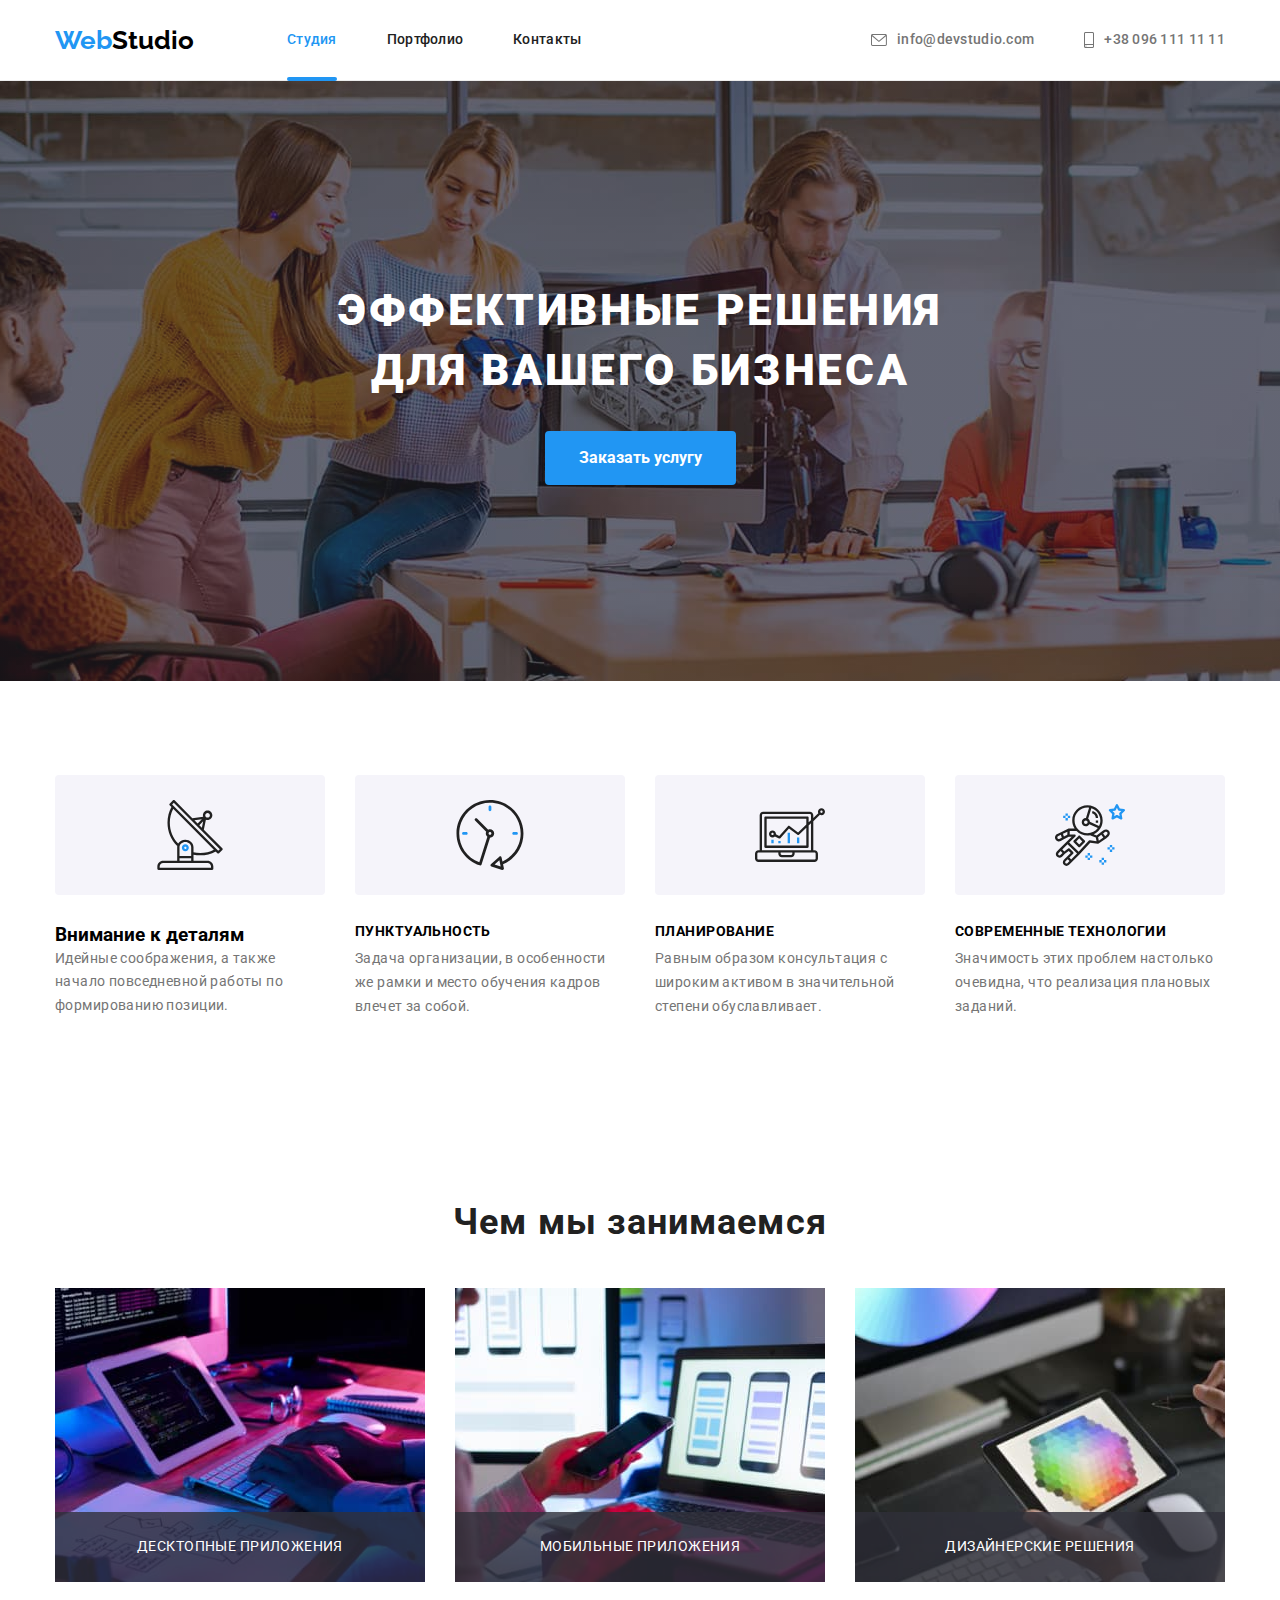
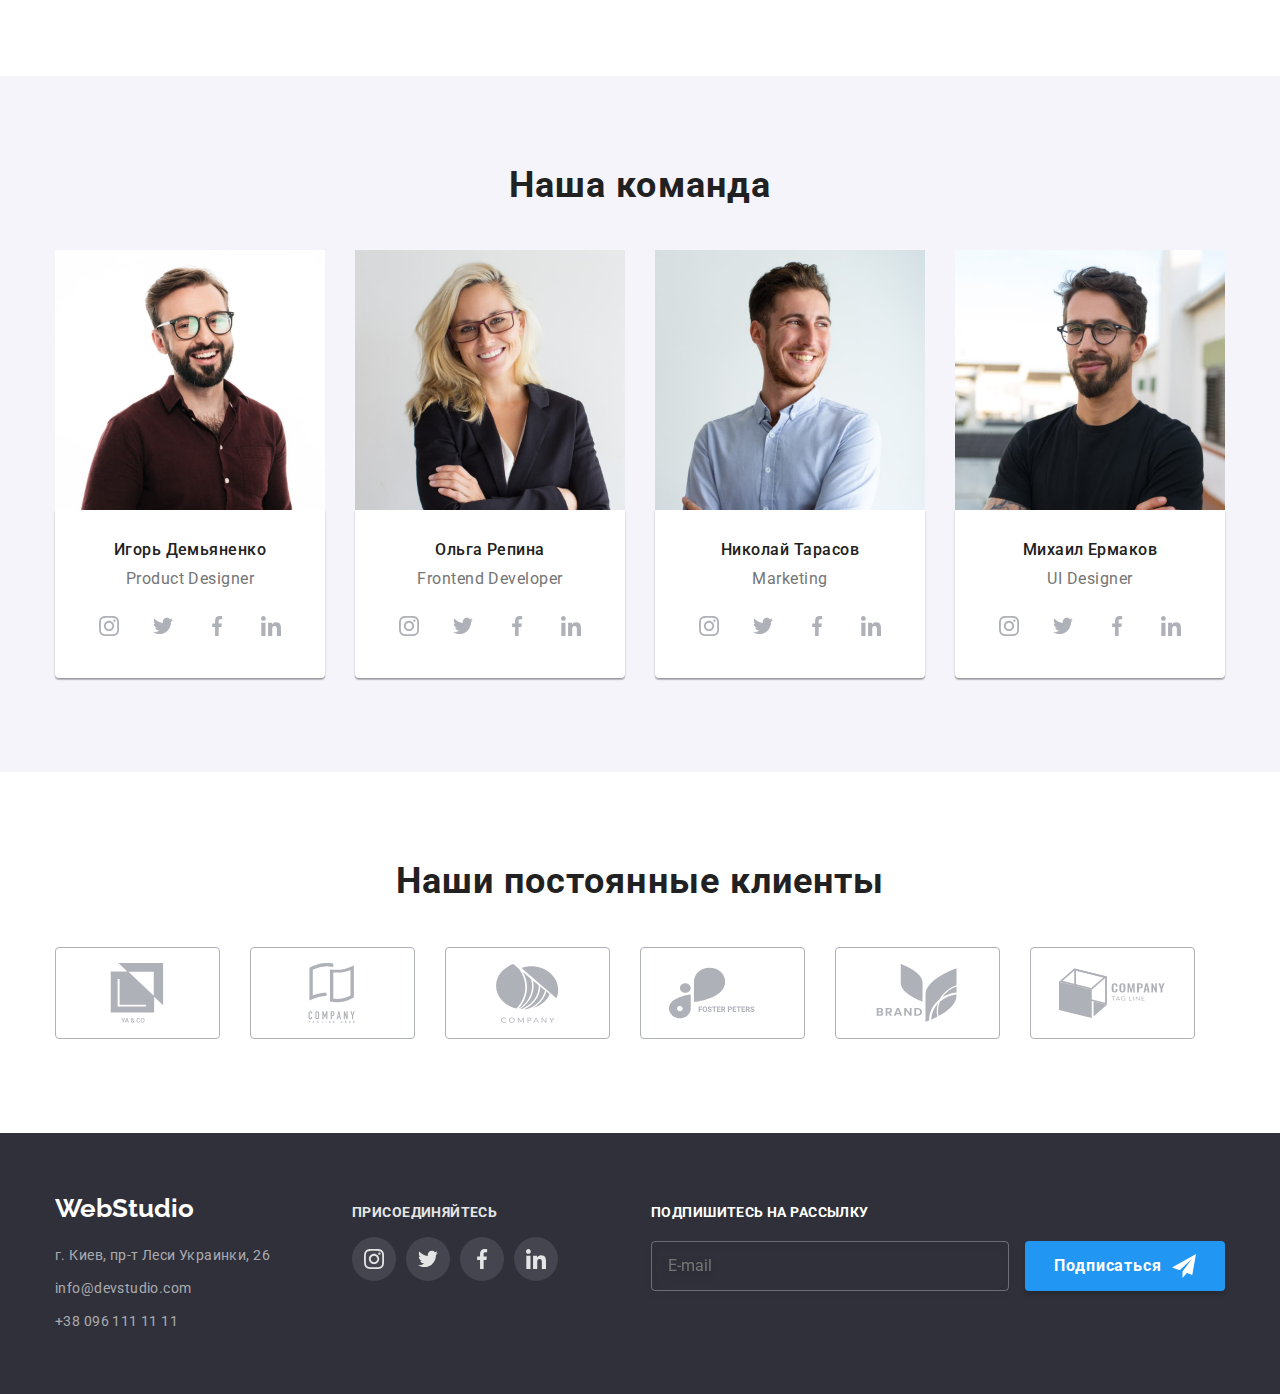
<file: index.html>
<!DOCTYPE html>
<html lang="ru">
  <head>
    <meta charset="UTF-8" />
    <meta http-equiv="X-UA-Compatible" content="IE=edge" />
    <meta name="viewport" content="width=device-width, initial-scale=1.0" />
    <title>Студия</title>
    <link
      href="https://fonts.googleapis.com/css2?family=Raleway:wght@700&family=Roboto:wght@400;500;700;900&display=swap"
      rel="stylesheet"
    />
    <link
      rel="stylesheet"
      href="https://cdnjs.cloudflare.com/ajax/libs/modern-normalize/1.1.0/modern-normalize.css"
      integrity="sha512-Y0MM+V6ymRKN2zStTqzQ227DWhhp4Mzdo6gnlRnuaNCbc+YN/ZH0sBCLTM4M0oSy9c9VKiCvd4Jk44aCLrNS5Q=="
      crossorigin="anonymous"
      referrerpolicy="no-referrer"
    />

    <link rel="stylesheet" href="./css/main.min.css" />
  </head>
  <body>
    <header class="header">
      <div class="header__container container">
        <nav class="nav">
          <a class="header-logo" href="#">
            <span class="header-logo__accent">Web</span>Studio</a
          >
          <ul class="site-nav">
            <li class="site-nav__item">
              <a
                class="site-nav__link site-nav__link-current"
                href="./index.html"
                
                >Студия</a
              >
            </li>
            <li class="site-nav__item">
              <a class="site-nav__link" href="./portfolio.html" 
                >Портфолио</a
              >
            </li>
            <li class="site-nav__item">
              <a class="site-nav__link" href="#">Контакты</a>
            </li>
          </ul>
        </nav>

        <ul class="contact-links">
          <li class="contact-links__item">
            <a href="mailto:info@devstudio.com" class="contact-links__link"
              ><svg width="16" height="12" class="contact-links__icon">
                <use
                  href="./images/sprite.svg#envelope"
                ></use></svg>info@devstudio.com</a>
            
          </li>
          <li class="contact-links__item">
            <a href="tel:+380961111111" class="contact-links__link"
              ><svg width="10" height="16" class="contact-links__icon">
                <use href="./images/sprite.svg#smartphone"></use>
              </svg>
              +38 096 111 11 11</a
            >
          </li>
        </ul>
      </div>
    </header>
    <main>
      <section class="hero">
        <h1 class="hero-text">Эффективные решения для вашего бизнеса</h1>
        <button data-modal-open type="button" class="hero-button">
          Заказать услугу
        </button>
      </section>

      <section class="section">
        <div class="container">
          <h2 class="visually-hidden">Наши преимущества</h2>
          <ul class="benefit-list">
            <li class="benefit-item">
              <div class="benefit-img">
                <svg class="benefit-icon" width="70" height="70">
                  <use href="./images/sprite.svg#antenna"></use>
                </svg>
              </div>
              <h3 class="benefit">Внимание к деталям</h3>
              <p class="benefit-text">
                Идейные соображения, а также начало повседневной работы по
                формированию позиции.
              </p>
            </li>
            <li class="benefit-item">
              <div class="benefit-img">
                <svg class="benefit-icon" width="70" height="70">
                  <use href="./images/sprite.svg#clock"></use>
                </svg>
              </div>
              <h3 class="benefit-head">Пунктуальность</h3>
              <p class="benefit-text">
                Задача организации, в особенности же рамки и место обучения
                кадров влечет за собой.
              </p>
            </li>

            <li class="benefit-item">
              <div class="benefit-img">
                <svg class="benefit-icon" width="70" height="70">
                  <use href="./images/sprite.svg#diagram"></use>
                </svg>
              </div>
              <h3 class="benefit-head">Планирование</h3>
              <p class="benefit-text">
                Равным образом консультация с широким активом в значительной
                степени обуславливает.
              </p>
            </li>
            <li class="benefit-item">
              <div class="benefit-img">
                <svg class="benefit-icon" width="70" height="70">
                  <use href="./images/sprite.svg#astronaut"></use>
                </svg>
              </div>
              <h3 class="benefit-head">Современные технологии</h3>
              <p class="benefit-text">
                Значимость этих проблем настолько очевидна, что реализация
                плановых заданий.
              </p>
            </li>
          </ul>
        </div>
      </section>

      <section class="section competense-section">
        <div class="container">
          <h2 class="section-head">Чем мы занимаемся</h2>
          <ul class="section-list">
            <li class="section-item">
              <img
                src="./images/box1.jpg"
                alt="Изображение верстки html кода"
                width="370"
                height="294"
              />
              <p class="section-discription">Десктопные приложения</p>
            </li>
            <li class="section-item">
              <img
                src="./images/box2.jpg"
                alt="Изображение процесса адпитвного дизайна"
                width="370"
                height="294"
              />
              <p class="section-discription">Мобильные приложения</p>
            </li>
            <li class="section-item">
              <img
                src="./images/box3.jpg"
                alt="Изображение процесса цветовой стилизации"
                width="370"
                height="294"
              />
              <p class="section-discription">Дизайнерские решения</p>
            </li>
          </ul>
        </div>
      </section>

      <section class="section team-section">
        <div class="container">
          <h2 class="section-head">Наша команда</h2>
          <ul class="team">
            <li class="team-item">
              <img
                src="./images/foto1.jpg"
                alt="фото Product Designer"
                width="270"
                height="260"
              />
              <div class="item-description">
                <h3 class="team-title">Игорь Демьяненко</h3>
                <p class="team-text">Product Designer</p>
                <ul class="social-list">
                  <li class="social-item">
                    <a href="" class="social-link">
                      <svg class="social-icon" width="20" height="20">
                        <use href="./images/sprite.svg#instagram"></use></svg></a>
                  </li>
                  <li class="social-item">
                    <a href="" class="social-link">
                      <svg class="social-icon" width="20" height="20">
                        <use href="./images/sprite.svg#twitter"></use></svg></a>
                  </li>
                  <li class="social-item">
                    <a href="" class="social-link">
                      <svg class="social-icon" width="20" height="20">
                        <use href="./images/sprite.svg#facebook"></use></svg
                    ></a>
                  </li>
                  <li class="social-item">
                    <a href="" class="social-link">
                      <svg class="social-icon" width="20" height="20">
                        <use href="./images/sprite.svg#linkedin"></use></svg
                    ></a>
                  </li>
                </ul>
              </div>
            </li>
            <li class="team-item">
              <img
                src="./images/foto2.jpg"
                alt="фото Frontend Developer"
                width="270"
                height="260"
              />
              <div class="item-description">
                <h3 class="team-title">Ольга Репина</h3>
                <p class="team-text">Frontend Developer</p>
                <ul class="social-list">
                  <li class="social-item">
                    <a href="" class="social-link">
                      <svg class="social-icon" width="20" height="20">
                        <use href="./images/sprite.svg#instagram"></use></svg
                    ></a>
                  </li>
                  <li class="social-item">
                    <a href="" class="social-link">
                      <svg class="social-icon" width="20" height="20">
                        <use href="./images/sprite.svg#twitter"></use></svg
                    ></a>
                  </li>
                  <li class="social-item">
                    <a href="" class="social-link">
                      <svg class="social-icon" width="20" height="20">
                        <use href="./images/sprite.svg#facebook"></use></svg
                    ></a>
                  </li>
                  <li class="social-item">
                    <a href="" class="social-link">
                      <svg class="social-icon" width="20" height="20">
                        <use href="./images/sprite.svg#linkedin"></use></svg
                    ></a>
                  </li>
                </ul>
              </div>
            </li>
            <li class="team-item">
              <img
                src="./images/foto3.jpg"
                alt="фото Marketing"
                width="270"
                height="260"
              />
              <div class="item-description">
                <h3 class="team-title">Николай Тарасов</h3>
                <p class="team-text">Marketing</p>
                <ul class="social-list">
                  <li class="social-item">
                    <a href="" class="social-link">
                      <svg class="social-icon" width="20" height="20">
                        <use href="./images/sprite.svg#instagram"></use></svg
                    ></a>
                  </li>
                  <li class="social-item">
                    <a href="" class="social-link">
                      <svg class="social-icon" width="20" height="20">
                        <use href="./images/sprite.svg#twitter"></use></svg
                    ></a>
                  </li>
                  <li class="social-item">
                    <a href="" class="social-link">
                      <svg class="social-icon" width="20" height="20">
                        <use href="./images/sprite.svg#facebook"></use></svg
                    ></a>
                  </li>
                  <li class="social-item">
                    <a href="" class="social-link">
                      <svg class="social-icon" width="20" height="20">
                        <use href="./images/sprite.svg#linkedin"></use></svg
                    ></a>
                  </li>
                </ul>
              </div>
            </li>
            <li class="team-item">
              <img
                src="./images/foto4.jpg"
                alt="фото UI Designer"
                width="270"
                height="260"
              />
              <div class="item-description">
                <h3 class="team-title">Михаил Ермаков</h3>
                <p class="team-text">UI Designer</p>
                <ul class="social-list">
                  <li class="social-item">
                    <a href="" class="social-link">
                      <svg class="social-icon" width="20" height="20">
                        <use href="./images/sprite.svg#instagram"></use></svg
                    ></a>
                  </li>
                  <li class="social-item">
                    <a href="" class="social-link">
                      <svg class="social-icon" width="20" height="20">
                        <use href="./images/sprite.svg#twitter"></use></svg
                    ></a>
                  </li>
                  <li class="social-item">
                    <a href="" class="social-link">
                      <svg class="social-icon" width="20" height="20">
                        <use href="./images/sprite.svg#facebook"></use></svg
                    ></a>
                  </li>
                  <li class="social-item">
                    <a href="" class="social-link">
                      <svg class="social-icon" width="20" height="20">
                        <use href="./images/sprite.svg#linkedin"></use></svg
                    ></a>
                  </li>
                </ul>
              </div>
            </li>
          </ul>
        </div>
      </section>
      <section class="clients section">
        <div class="container">
          <h2 class="section-head">Наши постоянные клиенты</h2>
          <ul class="clients-list">
            <li class="client-item">
              <a href="#" class="client-link">
                <svg class="client-icon" width="106px" height="60px">
                  <use href="./images/sprite.svg#logo1"></use>
                </svg>
              </a>
            </li>
            <li class="client-item">
              <a href="#" class="client-link">
                <svg class="client-icon" width="106" height="60">
                  <use href="./images/sprite.svg#logo2"></use>
                </svg>
              </a>
            </li>
            <li class="client-item">
              <a href="#" class="client-link">
                <svg class="client-icon" width="106" height="60">
                  <use href="./images/sprite.svg#logo3"></use>
                </svg>
              </a>
            </li>
            <li class="client-item">
              <a href="#" class="client-link">
                <svg class="client-icon" width="106" height="60">
                  <use href="./images/sprite.svg#logo4"></use>
                </svg>
              </a>
            </li>
            <li class="client-item">
              <a href="#" class="client-link">
                <svg class="client-icon" width="106" height="60">
                  <use href="./images/sprite.svg#logo5"></use>
                </svg>
              </a>
            </li>
            <li class="client-item">
              <a href="#" class="client-link">
                <svg class="client-icon" width="106" height="60">
                  <use href="./images/sprite.svg#logo6"></use>
                </svg>
              </a>
            </li>
          </ul>
        </div>
      </section>
    </main>
    <footer class="footer">
      <div class="container footer-container">
        <div class="secondary-footer-section">
          <a class="footer-logo" href="#">
            <span class="footer-logo-accent">Web</span>Studio</a>

          <address>
            <ul class="boxes-address">
              <li class="addres-item">
                <a href="=" class="address-link">
                  г. Киев, пр-т Леси Украинки, 26
                </a>
              </li>
              <li class="addres-item">
                <a href="mailto:info@devstudio.com" class="address-link"
                  >info@devstudio.com</a
                >
              </li>
              <li class="addres-item">
                <a href="tel:+380961111111" class="address-link"
                  >+38 096 111 11 11</a
                >
              </li>
            </ul>
          </address>
        </div>
        <div class="footer-social">
          <p class="join">присоединяйтесь</p>
          <ul class="social-list list">
            <li class="social-item">
              <a href="#" class="footer-social-link">
                <svg class="footer-social-icon" width="20" height="20">
                  <use href="./images/sprite.svg#instagram"></use>
                </svg>
              </a>
            </li>
            <li class="social-item">
              <a href="#" class="footer-social-link">
                <svg class="footer-social-icon" width="20" height="20">
                  <use href="./images/sprite.svg#twitter"></use>
                </svg>
              </a>
            </li>
            <li class="social-item">
              <a href="#" class="footer-social-link">
                <svg class="footer-social-icon" width="20" height="20">
                  <use href="./images/sprite.svg#facebook"></use>
                </svg>
              </a>
            </li>
            <li class="social-item">
              <a href="#" class="footer-social-link">
                <svg class="footer-social-icon" width="20" height="20">
                  <use href="./images/sprite.svg#linkedin"></use>
                </svg>
              </a>
            </li>
          </ul>
        </div>

        <div class="footer-form">
          <form action="#" class="footer-form-subscribe">
          <p class="footer-form-head">Подпишитесь на рассылку</p>
          <label class="footer-form-field">
            <input
              type="email"
              class="footer-form-input"
              name="email"
              placeholder="E-mail"
            />
          </label>
          <button type="submit" class="footer-form-button">
            Подписаться
            <svg class="footer-form-icon" width="24" height="24">
              <use href="./images/sprite.svg#send"></use>
            </svg>
          </button>
          </form>
        </div>
      </div>
    </footer>
    <div class="backdrop is-hidden" data-modal>
      <div class="modal">
        <button type="button" class="modal-btn" data-modal-close>
          <svg class="modal-close-icon" width="11" height="11">
            <use href="./images/sprite.svg#close"></use>
          </svg>
        </button>

        <form action="#" class="modal-form">
          <p class="modal-form-head">Оставьте свои данные, мы вам перезвоним</p>
          <label class="modal-form-field"
            >Имя
            <span class="modal-form-wraper">
              <input type="text" class="modal-form-input" name="user-name" />
              <svg class="modal-form-icon" width="18" height="18">
                <use href="./images/sprite.svg#person"></use>
              </svg>
            </span>
          </label>
          <label class="modal-form-field"
            >Телефон
            <span class="modal-form-wraper">
              <input type="tel" class="modal-form-input" name="user-tel" />
              <svg class="modal-form-icon" width="18" height="18">
                <use href="./images/sprite.svg#phone"></use>
              </svg>
            </span>
          </label>
          <label class="modal-form-field"
            >Почта
            <span class="modal-form-wraper">
              <input type="email" class="modal-form-input" name="user-email" />
              <svg class="modal-form-icon" width="18" height="18">
                <use href="./images/sprite.svg#email"></use>
              </svg>
            </span>
          </label>
          <label class="modal-form-field form-massage"
            >Комментарий
            <textarea
              class="modal-form-massage"
              name="user-massage"
              placeholder="Введите текст"
            ></textarea>
          </label>

          <input
            type="checkbox"
            id="accept-policy"
            class="modal-form-checkbox visually-hidden"
          />
          <label for="accept-policy" class="modal-form-checkbox-label"
            >Соглашаюсь с рассылкой и принимаю&nbsp
            <a href="#">Условия договора</a></label>
          <button type="submit" class="modal-form-button">Отправить</button>
        </form>
      </div>
    </div>
  </body>
  <script src="./js/modal.js"></script>
</html>
</file>
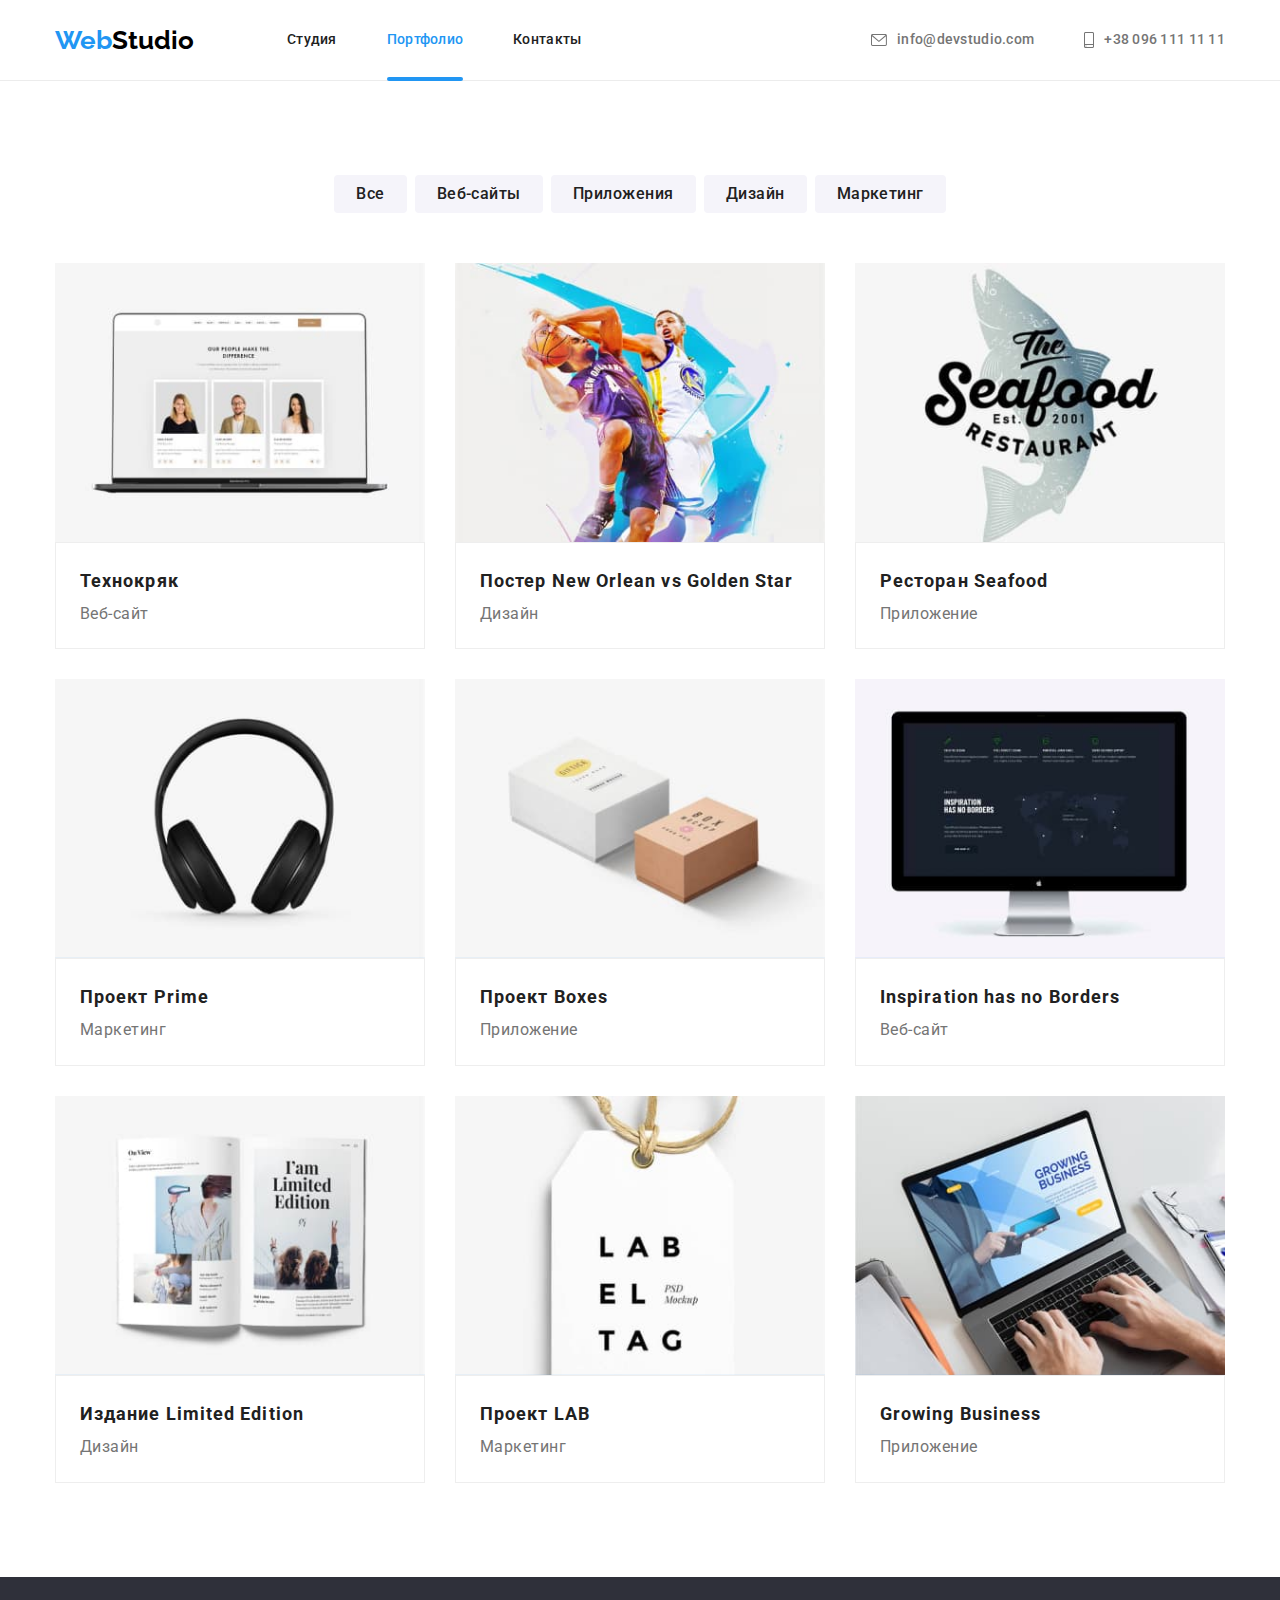
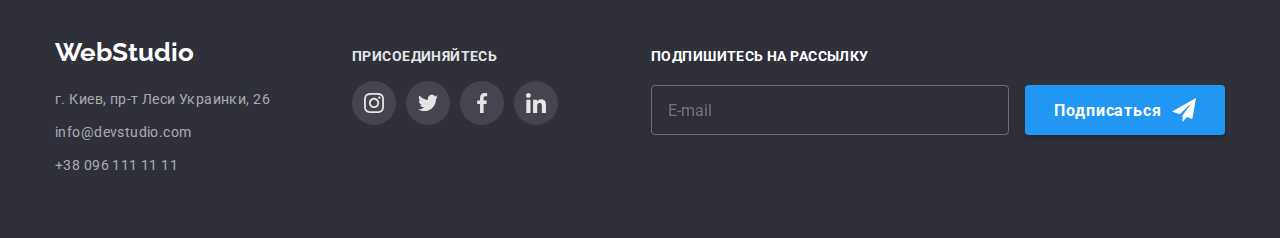
<file: portfolio.html>
<!DOCTYPE html>
<html lang="ru">
  <head>
    <meta charset="UTF-8" />
    <meta http-equiv="X-UA-Compatible" content="IE=edge" />
    <meta name="viewport" content="width=device-width, initial-scale=1.0" />
    <title>Портфолио</title>
    <link
      href="https://fonts.googleapis.com/css2?family=Raleway:wght@700&family=Roboto:wght@400;500;700;900&display=swap"
      rel="stylesheet"
    />
    <link
      rel="stylesheet"
      href="https://cdnjs.cloudflare.com/ajax/libs/modern-normalize/1.1.0/modern-normalize.css"
      integrity="sha512-Y0MM+V6ymRKN2zStTqzQ227DWhhp4Mzdo6gnlRnuaNCbc+YN/ZH0sBCLTM4M0oSy9c9VKiCvd4Jk44aCLrNS5Q=="
      crossorigin="anonymous"
      referrerpolicy="no-referrer"
    />
    <link rel="stylesheet" href="./css/main.min.css" />
  </head>
  <body>
    <header class="header">
      <div class="header__container container">
        <nav class="nav">
          <a class="header-logo" href="#">
            <span class="header-logo__accent">Web</span>Studio</a>
          <ul class="site-nav">
            <li class="site-nav__item">
              <a class="site-nav__link" href="./index.html">Студия</a>
            </li>
            <li class="site-nav__item">
              <a class="site-nav__link site-nav__link-current" href="./portfolio.html">Портфолио</a>
            </li>
            <li class="site-nav__item">
              <a class="site-nav__link" href="#">Контакты</a>
            </li>
          </ul>
        </nav>
    
        <ul class="contact-links">
          <li class="contact-links__item">
            <a href="mailto:info@devstudio.com" class="contact-links__link"><svg width="16" height="12"
                class="contact-links__icon">
                <use href="./images/sprite.svg#envelope"></use>
              </svg>info@devstudio.com</a>
    
          </li>
          <li class="contact-links__item">
            <a href="tel:+380961111111" class="contact-links__link"><svg width="10" height="16" class="contact-links__icon">
                <use href="./images/sprite.svg#smartphone"></use>
              </svg>
              +38 096 111 11 11</a>
          </li>
        </ul>
      </div>
    </header>
    <main>
      <section class="section">
        <div class="container">
          <h1 class="visually-hidden">Наши проекты</h1>
          <ul class="filter-buttons">
            <li class="filter-items">
              <button type="button" class="filter-btn">Все</button>
            </li>
            <li class="filter-items">
              <button type="button" class="filter-btn">Веб-сайты</button>
            </li>
            <li class="filter-items">
              <button type="button" class="filter-btn">Приложения</button>
            </li>
            <li class="filter-items">
              <button type="button" class="filter-btn">Дизайн</button>
            </li>
            <li class="filter-items">
              <button type="button" class="filter-btn">Маркетинг</button>
            </li>
          </ul>

          <ul class="gal-projects">
            <li class="gal-element">
              <a href="" class="gal-link">
                <div class="project-item">
                  <img
                    src="./images/technokryak_project.jpg"
                    alt="Технокряк"
                    width="390"
                    height="294"
                  />
                  <div class="overlay-text">
                    <p class="project-picture-txt">
                      Технокряк это современная площадка распространения
                      коронавируса. Компании используют эту платформу для
                      цифрового шпионажа и атак на защищённые сервера
                      конкурентов.
                    </p>
                  </div>
                </div>

                <div class="project-discription">
                  <h2 class="project-name">Технокряк</h2>
                  <p class="project-txt">Веб-сайт</p>
                </div>
              </a>
            </li>
            <li class="gal-element">
              <a href="" class="gal-link">
                <div class="project-item">
                  <img
                    src="./images/poster_project.jpg"
                    alt="Постер New Orlean vs Golden Star"
                    width="390"
                    height="294"
                  />
                  <div class="overlay-text">
                    <p class="project-picture-txt">
                      Технокряк это современная площадка распространения
                      коронавируса. Компании используют эту платформу для
                      цифрового шпионажа и атак на защищённые сервера
                      конкурентов.
                    </p>
                  </div>
                </div>
                <div class="project-discription">
                  <h2 class="project-name">Постер New Orlean vs Golden Star</h2>
                  <p class="project-txt">Дизайн</p>
                </div>
              </a>
            </li>
            <li class="gal-element">
              <a href="" class="gal-link">
                <div class="project-item">
                  <img
                    src="./images/project_seafood.jpg"
                    alt="Ресторан Seafood"
                    width="390"
                    height="294"
                  />
                  <div class="overlay-text">
                    <p class="project-picture-txt">
                      Технокряк это современная площадка распространения
                      коронавируса. Компании используют эту платформу для
                      цифрового шпионажа и атак на защищённые сервера
                      конкурентов.
                    </p>
                  </div>
                </div>
                <div class="project-discription">
                  <h2 class="project-name">Ресторан Seafood</h2>
                  <p class="project-txt">Приложение</p>
                </div>
              </a>
            </li>
            <li class="gal-element">
              <a href="" class="gal-link">
                <div class="project-item">
                  <img
                    src="./images/prime_project.jpg"
                    alt="Проект Prime"
                    width="390"
                    height="294"
                  />
                  <div class="overlay-text">
                    <p class="project-picture-txt">
                      Технокряк это современная площадка распространения
                      коронавируса. Компании используют эту платформу для
                      цифрового шпионажа и атак на защищённые сервера
                      конкурентов.
                    </p>
                  </div>
                </div>
                <div class="project-discription">
                  <h2 class="project-name">Проект Prime</h2>
                  <p class="project-txt">Маркетинг</p>
                </div>
              </a>
            </li>
            <li class="gal-element">
              <a href="" class="gal-link">
                <div class="project-item">
                  <img
                    src="./images/boxes_project.jpg"
                    alt="Проект Boxes"
                    width="390"
                    height="294"
                  />
                  <div class="overlay-text">
                    <p class="project-picture-txt">
                      Технокряк это современная площадка распространения
                      коронавируса. Компании используют эту платформу для
                      цифрового шпионажа и атак на защищённые сервера
                      конкурентов.
                    </p>
                  </div>
                </div>
                <div class="project-discription">
                  <h2 class="project-name">Проект Boxes</h2>
                  <p class="project-txt">Приложение</p>
                </div>
              </a>
            </li>
            <li class="gal-element">
              <a href="" class="gal-link">
                <div class="project-item">
                  <img
                    src="./images/i-has-no-b_project.jpg"
                    alt="Inspiration has no Borders"
                    width="390"
                    height="294"
                  />
                  <div class="overlay-text">
                    <p class="project-picture-txt">
                      Технокряк это современная площадка распространения
                      коронавируса. Компании используют эту платформу для
                      цифрового шпионажа и атак на защищённые сервера
                      конкурентов.
                    </p>
                  </div>
                </div>
                <div class="project-discription">
                  <h2 class="project-name">Inspiration has no Borders</h2>
                  <p class="project-txt">Веб-сайт</p>
                </div>
              </a>
            </li>
            <li class="gal-element">
              <a href="" class="gal-link">
                <div class="project-item">
                  <img
                    src="./images/publication_project.jpg"
                    alt="Издание Limited Edition"
                    width="390"
                    height="294"
                  />
                  <div class="overlay-text">
                    <p class="project-picture-txt">
                      Технокряк это современная площадка распространения
                      коронавируса. Компании используют эту платформу для
                      цифрового шпионажа и атак на защищённые сервера
                      конкурентов.
                    </p>
                  </div>
                </div>
                <div class="project-discription">
                  <h2 class="project-name">Издание Limited Edition</h2>
                  <p class="project-txt">Дизайн</p>
                </div>
              </a>
            </li>
            <li class="gal-element">
              <a href="" class="gal-link">
                <div class="project-item">
                  <img
                    src="./images/lab_project.jpg"
                    alt="Проект LAB"
                    width="390"
                    height="294"
                  />
                  <div class="overlay-text">
                    <p class="project-picture-txt">
                      Технокряк это современная площадка распространения
                      коронавируса. Компании используют эту платформу для
                      цифрового шпионажа и атак на защищённые сервера
                      конкурентов.
                    </p>
                  </div>
                </div>
                <div class="project-discription">
                  <h2 class="project-name">Проект LAB</h2>
                  <p class="project-txt">Маркетинг</p>
                </div>
              </a>
            </li>
            <li class="gal-element">
              <a href="" class="gal-link">
                <div class="project-item">
                  <img
                    src="./images/gb_project.jpg"
                    alt="Growing Business"
                    width="390"
                    height="294"
                  />
                  <div class="overlay-text">
                    <p class="project-picture-txt">
                      Технокряк это современная площадка распространения
                      коронавируса. Компании используют эту платформу для
                      цифрового шпионажа и атак на защищённые сервера
                      конкурентов.
                    </p>
                  </div>
                </div>
                <div class="project-discription">
                  <h2 class="project-name">Growing Business</h2>
                  <p class="project-txt">Приложение</p>
                </div>
              </a>
            </li>
          </ul>
        </div>
      </section>
    </main>
  <footer class="footer">
    <div class="container footer-container">
      <div class="secondary-footer-section">
        <a class="footer-logo" href="#">
          <span class="footer-logo-accent">Web</span>Studio</a>
        <address>
          <ul class="boxes-address">
            <li class="addres-item">
              <a href="=" class="address-link">
                г. Киев, пр-т Леси Украинки, 26
              </a>
            </li>
            <li class="addres-item">
              <a href="mailto:info@devstudio.com" class="address-link">info@devstudio.com</a>
            </li>
            <li class="addres-item">
              <a href="tel:+380961111111" class="address-link">+38 096 111 11 11</a>
            </li>
          </ul>
        </address>
      </div>
      <div class="footer-social">
        <p class="join">присоединяйтесь</p>
        <ul class="social-list list">
          <li class="social-item">
            <a href="#" class="footer-social-link">
              <svg class="footer-social-icon" width="20" height="20">
                <use href="./images/sprite.svg#instagram"></use>
              </svg>
            </a>
          </li>
          <li class="social-item">
            <a href="#" class="footer-social-link">
              <svg class="footer-social-icon" width="20" height="20">
                <use href="./images/sprite.svg#twitter"></use>
              </svg>
            </a>
          </li>
          <li class="social-item">
            <a href="#" class="footer-social-link">
              <svg class="footer-social-icon" width="20" height="20">
                <use href="./images/sprite.svg#facebook"></use>
              </svg>
            </a>
          </li>
          <li class="social-item">
            <a href="#" class="footer-social-link">
              <svg class="footer-social-icon" width="20" height="20">
                <use href="./images/sprite.svg#linkedin"></use>
              </svg>
            </a>
          </li>
        </ul>
      </div>
  
      <div class="footer-form">
        <form action="#" class="footer-form-subscribe">
          <p class="footer-form-head">Подпишитесь на рассылку</p>
          <label class="footer-form-field">
            <input type="email" class="footer-form-input" name="email" placeholder="E-mail" />
          </label>
          <button type="submit" class="footer-form-button">
            Подписаться
            <svg class="footer-form-icon" width="24" height="24">
              <use href="./images/sprite.svg#send"></use>
            </svg>
          </button>
        </form>
      </div>
    </div>
  </footer>
  </body>
</html>
</file>
<file: css/main.min.css>
body{font-family:Roboto,sans-serif}ul{padding:0;margin:0;list-style:none}h1,h2,h3,p{margin:0}img{display:block;max-width:100%;height:auto}:root{--main-color: #212121;--secondary-color: #757575;--accent-color: #2196f3;--two-accent-color: #ffffff;--background-primary: #e5e5e5;--social-items-our-client: #afb1b8}.header-logo{margin-right:93px;color:#000;font-family:Raleway,sans-serif;font-weight:700;font-size:26px;line-height:1.19;text-decoration:none}.header-logo__accent{color:var(--accent-color)}.footer-logo{display:inline-block;margin-bottom:20px;color:var(--two-accent-color);font-family:Raleway,sans-serif;font-weight:700;font-size:26px;line-height:1.19;text-decoration:none}.header-logo-accent{color:var(--accent-color)}.container{width:1200px;margin:0 auto;padding:0 15px}.modal-form{display:flex;flex-direction:column}.modal-form-head{font-weight:700;font-size:20px;line-height:1.15;text-align:center;letter-spacing:.03em;margin-bottom:12px}.modal-form-field{font-size:12px;line-height:1.15;letter-spacing:.01em;color:var(--secondary-color);margin-bottom:10px}.modal-form-wraper{position:relative;display:block;margin-top:4px}.form-massage{margin-bottom:0px}.modal-form-icon{position:absolute;top:50%;left:12px;transform:translateY(-50%);transition:fill 250ms cubic-bezier(0.4, 0, 0.2, 1)}.modal-form-input:focus+.modal-form-icon{fill:var(--accent-color)}.modal-form-input{width:100%;height:40px;padding-left:30px;border:1px solid rgba(33,33,33,.2);border-radius:4px;transition:border-color 250ms cubic-bezier(0.4, 0, 0.2, 1)}.modal-form-input:focus{outline:none;border-color:var(--accent-color)}.modal-form-massage{display:block;width:100%;height:120px;margin-top:4px;padding:12px 16px;border:1px solid rgba(33,33,33,.2);border-radius:4px;resize:none;transition:border-color 250ms cubic-bezier(0.4, 0, 0.2, 1)}.modal-form-massage::-moz-placeholder{font-size:14px;line-height:1.14px;letter-spacing:.01em;color:rgba(117,117,117,.5)}.modal-form-massage:-ms-input-placeholder{font-size:14px;line-height:1.14px;letter-spacing:.01em;color:rgba(117,117,117,.5)}.modal-form-massage::placeholder{font-size:14px;line-height:1.14px;letter-spacing:.01em;color:rgba(117,117,117,.5)}.modal-form-massage:focus{outline:none;border-color:var(--accent-color)}.modal-form-button{align-self:center;width:200px;height:50px;margin-top:30px;font-size:16px;line-height:1.87;text-align:center;letter-spacing:.06em;color:var(--two-accent-color);background-color:var(--accent-color);box-shadow:0px 4px 4px rgba(0,0,0,.15);border-radius:4px;border-color:transparent;cursor:pointer;transition:background-color 250ms cubic-bezier(0.4, 0, 0.2, 1)}.modal-form-button:hover,.modal-form-button:focus{background-color:#188ce8}.modal-form-checkbox-label{display:flex;align-items:center;justify-content:center;margin-top:20px;font-size:14px;line-height:1.71px;letter-spacing:.03em;color:var(--secondary-color)}.modal-form-checkbox-label::before{display:block;content:"";width:16px;height:15px;border:2px solid var(--main-color);border-radius:2px;cursor:pointer;margin-right:7px;transition:background-color 250ms cubic-bezier(0.4, 0, 0.2, 1)}.modal-form-checkbox:checked+.modal-form-checkbox-label::before{background-color:var(--accent-color);border-color:transparent;background-image:url(../images/check.svg);background-repeat:no-repeat;background-size:contain;background-origin:border-box;background-position:center}.modal-form-checkbox:focus+.modal-form-checkbox:checked+.modal-form-checkbox-label::before::before{outline:2px solid var(--accent-color)}.backdrop{position:fixed;top:0;left:0;width:100%;height:100%;background-color:rgba(0,0,0,.2);opacity:1;transition:opasity 250ms cubic-bezier(0.4, 0, 0.2, 1),visibility 250ms cubic-bezier(0.4, 0, 0.2, 1)}.backdrop.is-hidden{visibility:hidden;opacity:0;pointer-events:none}.modal{position:absolute;width:528px;min-height:581px;top:50%;left:50%;padding:40px;background-color:var(--two-accent-color);box-shadow:0px 1px 3px rgba(0,0,0,.12),0px 1px 1px rgba(0,0,0,.14),0px 2px 1px rgba(0,0,0,.2);border-radius:4px;transform:scale(1) translate(-50%, -50%);transition:transform 250ms cubic-bezier(0.4, 0, 0.2, 1)}.backdrop.is-hidden .modal{transform:scale(0.7) translate(50%, 50%);transition:transform 250ms cubic-bezier(0.4, 0, 0.2, 1)}.modal-btn{border:1px solid rgba(0,0,0,.1);background-color:transparent;width:30px;height:30px;border-radius:50%;position:absolute;top:10px;right:10px;display:flex;align-items:center;justify-content:center;cursor:pointer}.section{padding:94px 0}.benefit-head{margin-bottom:10px;font-weight:700;font-size:14px;line-height:.87;letter-spacing:.03em;text-transform:uppercase}.benefit-text{color:#757575;font-size:14px;line-height:1.71;letter-spacing:.03em}.benefit-img{justify-content:center;align-items:center;width:270px;height:120px;background:#f5f4fa;border-radius:4px;margin-bottom:30px;display:flex}.benefit-icon{background-position:center}.benefit-list{display:flex}.benefit-item{margin-right:30px}.benefit-item:last-child{margin-right:0px}.clients-list{display:flex;flex-wrap:wrap}.client-item{display:flex;height:92px;flex-basis:calc(100% / 6 - 30px);margin-right:30px}.client-item:last-child{margin-right:0}.client-link{display:flex;align-items:center;justify-content:center;border:1px solid var(--social-items-our-client);border-radius:4px;width:100%;height:100%;transition-property:border;transition-duration:250ms;transition-timing-function:cubic-bezier(0.4, 0, 0.2, 1)}.client-link:hover,.client-link:focus{border:1px solid var(--accent-color)}.client-icon{fill:var(--social-items-our-client);transition-property:fill;transition-duration:250ms;transition-timing-function:cubic-bezier(0.4, 0, 0.2, 1)}.client-link:hover .client-icon,.client-link:focus .client-icon{fill:var(--accent-color)}.section-head{margin-bottom:50px;font-weight:700;font-size:36px;line-height:.85;text-align:center;letter-spacing:.03em;color:var(--main-color)}.section-list{display:flex}.section-item{position:relative;margin-right:30px}.section-item:last-child{margin-right:0px}.section-discription{width:370px;height:70px;font-family:Roboto;font-size:14px;line-height:1.14;letter-spacing:.03em;background-color:rgba(47,48,58,.8);color:var(--two-accent-color);text-transform:uppercase;display:flex;align-items:center;justify-content:center}.section-item>.section-discription{position:absolute;top:224px}.footer{padding:60px 0;background-color:#2f303a;align-items:center}.footer-container{display:flex;align-items:baseline}.secondary-footer-section{flex-grow:1}.addres-item{list-style-type:none;margin-bottom:9px}.addres-item:last-child{margin-bottom:0}.boxes-address .address-link{color:rgba(255,255,255,.6);font-family:Roboto;font-style:normal;font-size:14px;line-height:1.71;letter-spacing:.03em;text-decoration:none;transition-property:color;transition-duration:250ms;transition-timing-function:cubic-bezier(0.4, 0, 0.2, 1)}.boxes-address .address-link:focus,.boxes-address .address-link:hover{color:var(--two-accent-color)}.join{color:var(--background-primary);font-weight:700;font-size:14px;line-height:1.14;letter-spacing:.03em;text-transform:uppercase}.footer-social{margin-left:70px}.footer-social-icon{fill:var(--background-primary)}.footer-social-link{background-color:rgba(255,255,255,.1);width:100%;height:100%;display:flex;justify-content:center;align-items:center;border-radius:50%;transition-property:background-color;transition-duration:250ms;transition-timing-function:cubic-bezier(0.4, 0, 0.2, 1)}.footer-social-link:hover,.footer-social-link:focus{background-color:var(--accent-color)}.footer-form{margin-left:93px}.footer-form-head{margin-bottom:20px;font-weight:700;font-size:14px;line-height:1.14;letter-spacing:.03em;text-transform:uppercase;color:var(--two-accent-color)}.footer-form-field{display:inline-block;margin-right:12px}.footer-form-input{width:358px;height:50px;padding:15px 16px;border:1px solid rgba(255,255,255,.3);box-sizing:border-box;filter:drop-shadow(0px 4px 4px rgba(0, 0, 0, 0.15));border-radius:4px;background-color:transparent;color:var(--accent-color)}.footer-form-icon{margin-left:10px}.footer-form-button{display:inline-flex;align-items:center;justify-content:center;width:200px;height:50px;background-color:var(--accent-color);box-shadow:0px 4px 4px rgba(0,0,0,.15);border-radius:4px;border-color:transparent;font-weight:700;font-size:16px;line-height:1.87;align-content:center;text-align:center;letter-spacing:.06em;color:var(--two-accent-color);cursor:pointer;transition:background-color 250ms cubic-bezier(0.4, 0, 0.2, 1)}.footer-form-button:hover,.footer-form-button:focus{background-color:#188ce8}.header{border-bottom:solid 1px #ececec}.header__container{display:flex;align-items:center}.nav{display:flex;align-items:center}.site-nav{display:flex}.site-nav__item{margin-right:50px}.site-nav__item:last-child{margin-right:0}.site-nav__link{display:block;padding-top:32px;padding-bottom:32px;position:relative;color:var(--main-color);font-weight:500;font-size:14px;line-height:1.14;letter-spacing:.02em;text-decoration:none;transition-property:color;transition-duration:250ms;transition-timing-function:cubic-bezier(0.4, 0, 0.2, 1)}.site-nav__link:hover,.site-nav__link:focus{color:var(--accent-color)}.site-nav__link-current{display:block;padding-top:32px;padding-bottom:32px;color:var(--accent-color);font-weight:500;font-size:14px;line-height:1.14;letter-spacing:.02em;text-decoration:none}.site-nav__link-current::after{content:"";width:100%;position:absolute;height:4px;border-radius:2px;bottom:-1px;display:block;background-color:var(--accent-color)}.contact-links{display:flex;margin-left:auto;align-content:center}.contact-links__item{display:flex;align-content:center}.contact-links__item+.contact-links__item{margin-left:50px}.contact-links__link{color:var(--secondary-color);font-weight:500;font-size:14px;line-height:1.14;letter-spacing:.02em;text-decoration:none;display:flex;align-items:center;padding-top:32px;padding-bottom:32px;transition-property:color;transition-duration:250ms;transition-timing-function:cubic-bezier(0.4, 0, 0.2, 1)}.contact-links__link:hover,.contact-links__link:focus{color:var(--accent-color);fill:var(--accent-color)}.contact-links__icon{margin-right:10px;fill:var(--secondary-color);transition-property:fill;transition-duration:250ms;transition-timing-function:cubic-bezier(0.4, 0, 0.2, 1)}.contact-links__link:focus .contact-links__icon{fill:var(--accent-color)}.contact-links__item:hover .contact-links__icon{fill:var(--accent-color)}.hero{background-color:#2f303a;background-image:linear-gradient(rgba(47, 48, 58, 0.4), rgba(47, 48, 58, 0.4)),url(../images/hero-background.jpg);max-width:1600px;height:600px;margin-left:auto;margin-right:auto;background-repeat:no-repeat;background-size:cover;background-position:center;padding-top:200px;padding-bottom:200px;text-align:center;color:var(--two-accent-color)}.hero-text{width:696px;margin-left:auto;margin-right:auto;font-weight:900;font-size:44px;line-height:1.36;letter-spacing:.06em;text-transform:uppercase;color:var(--two-accent-color);margin-bottom:30px}.hero-button{padding:10px 32px 10px 32px;border-radius:4px;border:2px solid #2196f3;background-color:var(--accent-color);font-family:Roboto;font-weight:700;font-size:16px;line-height:1.87;color:var(--two-accent-color);cursor:pointer;transition-property:background-color;transition-duration:250ms;transition-timing-function:cubic-bezier(0.4, 0, 0.2, 1)}.hero-button:focus,.hero-button:hover{background-color:#188ce8}.filter-buttons{display:flex;justify-content:center;margin-bottom:50px}.filter-items{margin-right:8px}.filter-items:last-child{margin-right:0}.filter-btn{border-radius:4px;border:transparent;padding:6px 22px 6px 22px;color:var(--main-color);font-family:Roboto;font-weight:500;font-size:16px;line-height:1.6;letter-spacing:.03em;background-color:#f5f4fa;cursor:pointer;transition-property:color,background-color,border,box-shadow;transition-duration:250ms;transition-timing-function:cubic-bezier(0.4, 0, 0.2, 1)}.filter-btn:hover,.filter-btn:focus{color:var(--two-accent-color);background-color:var(--accent-color);box-shadow:0px 3px 1px rgba(0,0,0,.1),0px 1px 2px rgba(0,0,0,.08),0px 2px 2px rgba(0,0,0,.12)}.gal-projects{display:flex;flex-wrap:wrap}.gal-element{width:370px;margin-right:30px;margin-bottom:30px;cursor:pointer;transition-property:box-shadow;transition-duration:250ms;transition-timing-function:cubic-bezier(0.4, 0, 0.2, 1)}.gal-element:hover,.gal-element:focus{box-shadow:1px 4px 6px rgba(0,0,0,.16),0px 4px 4px rgba(0,0,0,.06),0px 1px 1px rgba(0,0,0,.12)}.gal-element:nth-child(3n){margin-right:0px}.gal-element:nth-last-child(-n+3){margin-bottom:0}.gal-link{text-decoration:none}.gal-link:hover .overlay-text,.gal-link:focus .overlay-text{transform:translateY(0%)}.project-name{color:var(--main-color);font-weight:700;font-size:18px;line-height:2;letter-spacing:.06em}.project-txt{font-size:16px;line-height:1.87;letter-spacing:.03em;color:#757575}.project-discription{padding:20px 24px;border:1px solid #eee}.project-item{position:relative;overflow:hidden}.overlay-text{position:absolute;bottom:0;left:0;background-color:rgba(33,150,243,.9);height:100%;padding:63px 24px;transform:translateY(100%);transition-property:transform;transition-duration:250ms;transition-timing-function:cubic-bezier(0.4, 0, 0.2, 1)}.project-picture-txt{color:var(--two-accent-color);font-size:18px;line-height:1.5;letter-spacing:.03}.team{display:flex}.team-section{background-color:#f5f4fa}.team-title{margin-bottom:10px;font-weight:500;font-size:16px;line-height:1.19;color:var(--main-color);letter-spacing:.03em}.team-text{font-size:16px;line-height:1.19;color:var(--secondary-color);letter-spacing:.03em}.team-item{text-align:center;margin-right:30px}.team-item:last-child{margin-right:0px}.item-description{padding-top:30px;padding-bottom:30px;background-color:#fff;box-shadow:0px 1px 3px rgba(0,0,0,.12),0px 1px 1px rgba(0,0,0,.14),0px 2px 1px rgba(0,0,0,.2);border-radius:0px 0px 4px 4px}.social-list{display:flex;justify-content:center;margin-top:16px}.social-item{width:44px;height:44px;margin-right:10px}.social-item:last-child{margin-right:0}.social-icon{fill:#afb1b8;transition-property:fill;transition-duration:250ms;transition-timing-function:cubic-bezier(0.4, 0, 0.2, 1)}.social-link{width:100%;height:100%;border-radius:50%;display:flex;align-items:center;justify-content:center;transition-property:background-color;transition-duration:250ms;transition-timing-function:cubic-bezier(0.4, 0, 0.2, 1)}.social-link:hover,.social-link:focus{background-color:var(--accent-color)}.social-link:hover .social-icon,.social-link:focus .social-icon{fill:var(--two-accent-color)}.visually-hidden{position:absolute;width:1px;height:1px;margin:-1px;padding:0;overflow:hidden;border:0;clip:rect(0 0 0 0)}/*# sourceMappingURL=main.min.css.map */
</file>
